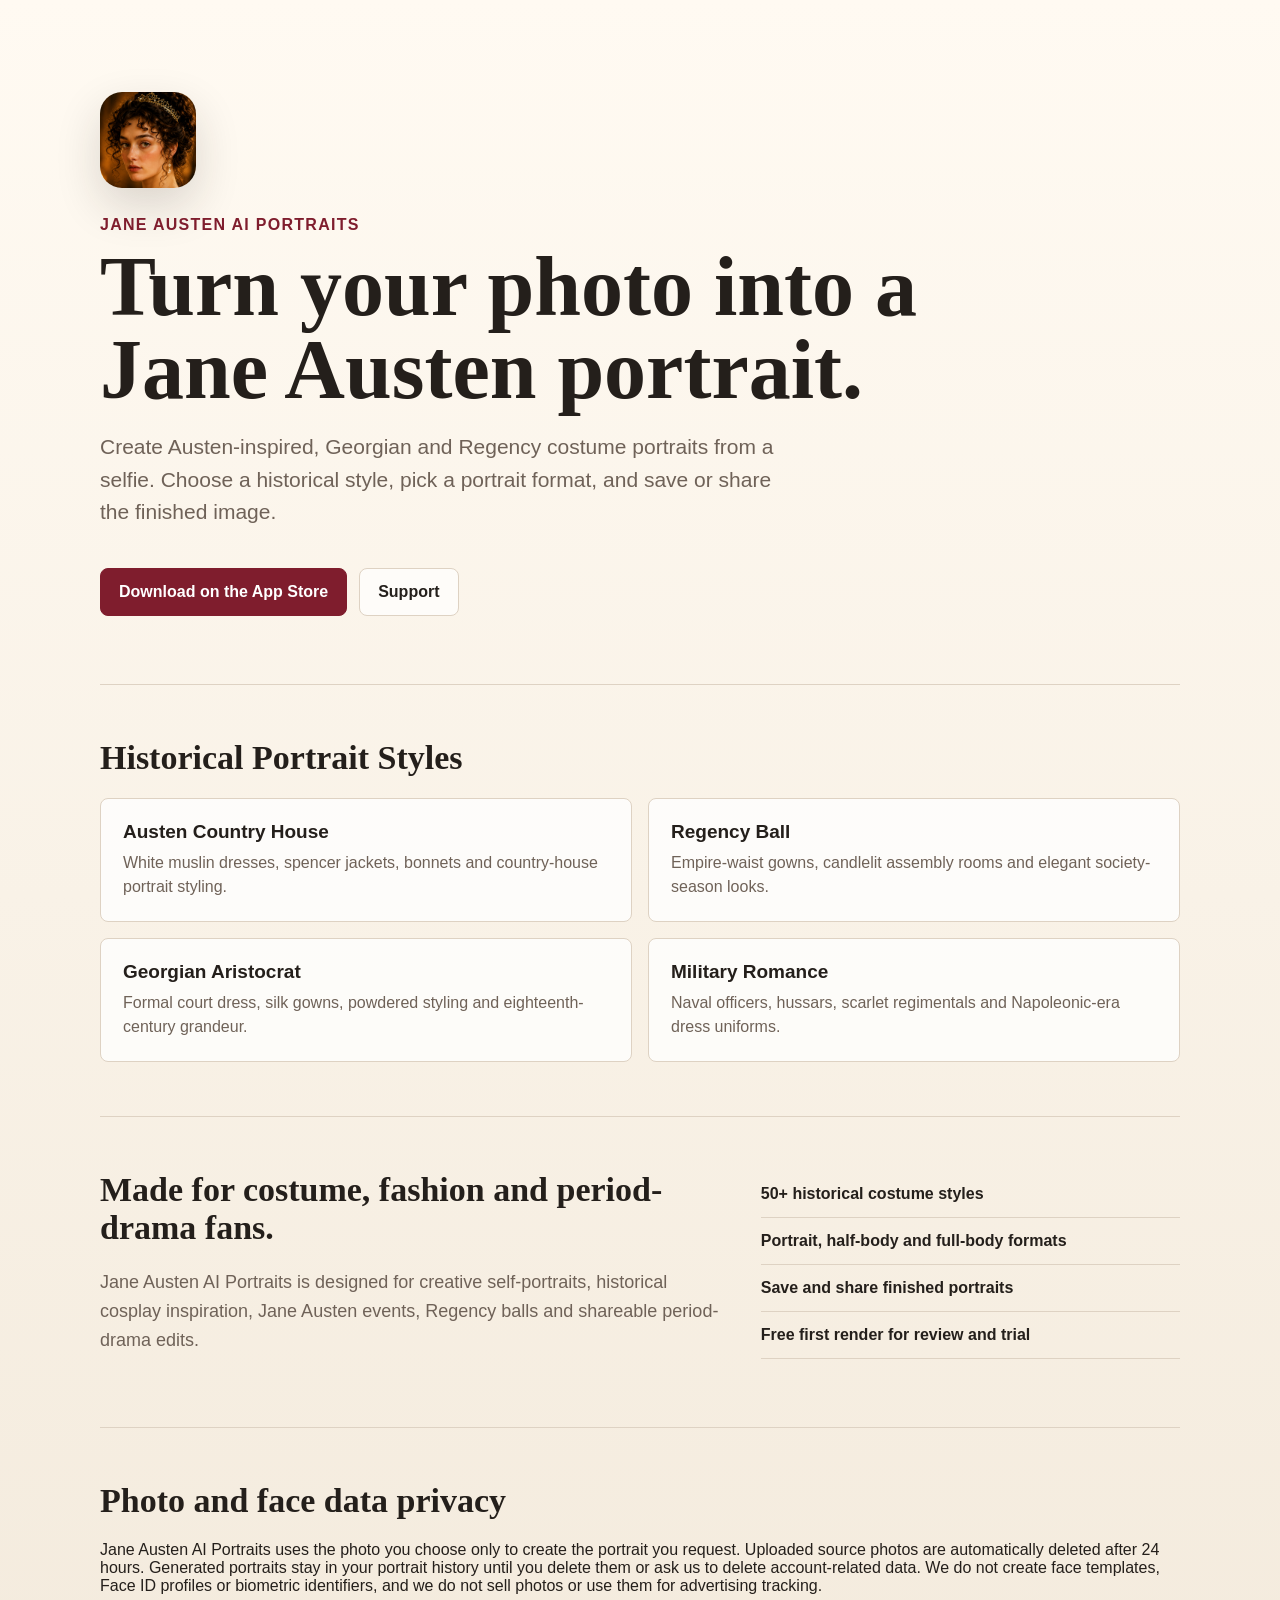
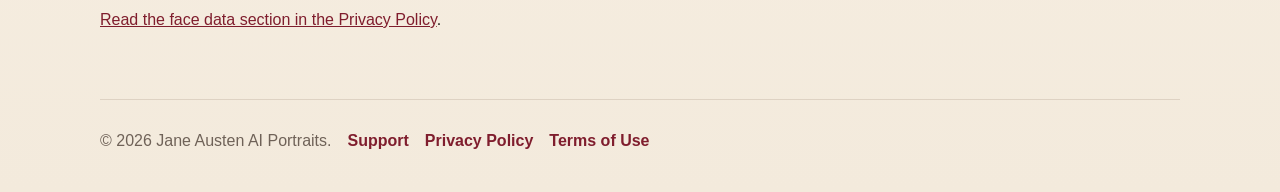
<file: index.html>
<!doctype html>
<html lang="en">
  <head>
    <meta charset="utf-8">
    <meta name="viewport" content="width=device-width, initial-scale=1">
    <meta name="description" content="Jane Austen AI Portraits turns selfies into Austen-inspired, Georgian, Regency and Napoleonic costume portraits.">
    <title>Jane Austen AI Portraits</title>
    <link rel="stylesheet" href="styles.css">
  </head>
  <body>
    <main class="page">
      <section class="hero">
        <img class="icon" src="assets/app-icon.png" alt="Jane Austen AI Portraits app icon">
        <p class="eyebrow">Jane Austen AI Portraits</p>
        <h1>Turn your photo into a Jane Austen portrait.</h1>
        <p class="lede">Create Austen-inspired, Georgian and Regency costume portraits from a selfie. Choose a historical style, pick a portrait format, and save or share the finished image.</p>
        <div class="actions">
          <a class="button primary" href="https://apps.apple.com/app/id6780893701">Download on the App Store</a>
          <a class="button" href="support.html">Support</a>
        </div>
      </section>

      <section class="section">
        <h2>Historical Portrait Styles</h2>
        <div class="grid">
          <article>
            <h3>Austen Country House</h3>
            <p>White muslin dresses, spencer jackets, bonnets and country-house portrait styling.</p>
          </article>
          <article>
            <h3>Regency Ball</h3>
            <p>Empire-waist gowns, candlelit assembly rooms and elegant society-season looks.</p>
          </article>
          <article>
            <h3>Georgian Aristocrat</h3>
            <p>Formal court dress, silk gowns, powdered styling and eighteenth-century grandeur.</p>
          </article>
          <article>
            <h3>Military Romance</h3>
            <p>Naval officers, hussars, scarlet regimentals and Napoleonic-era dress uniforms.</p>
          </article>
        </div>
      </section>

      <section class="section split">
        <div>
          <h2>Made for costume, fashion and period-drama fans.</h2>
          <p>Jane Austen AI Portraits is designed for creative self-portraits, historical cosplay inspiration, Jane Austen events, Regency balls and shareable period-drama edits.</p>
        </div>
        <ul class="checklist">
          <li>50+ historical costume styles</li>
          <li>Portrait, half-body and full-body formats</li>
          <li>Save and share finished portraits</li>
          <li>Free first render for review and trial</li>
        </ul>
      </section>

      <section class="section">
        <h2>Photo and face data privacy</h2>
        <p>Jane Austen AI Portraits uses the photo you choose only to create the portrait you request. Uploaded source photos are automatically deleted after 24 hours. Generated portraits stay in your portrait history until you delete them or ask us to delete account-related data. We do not create face templates, Face ID profiles or biometric identifiers, and we do not sell photos or use them for advertising tracking.</p>
        <p><a href="privacy.html#face-data">Read the face data section in the Privacy Policy</a>.</p>
      </section>
    </main>
    <footer>
      <span>&copy; 2026 Jane Austen AI Portraits.</span>
      <a href="support.html">Support</a>
      <a href="privacy.html">Privacy Policy</a>
      <a href="https://customsantavideo.com/terms">Terms of Use</a>
    </footer>
  </body>
</html>
</file>
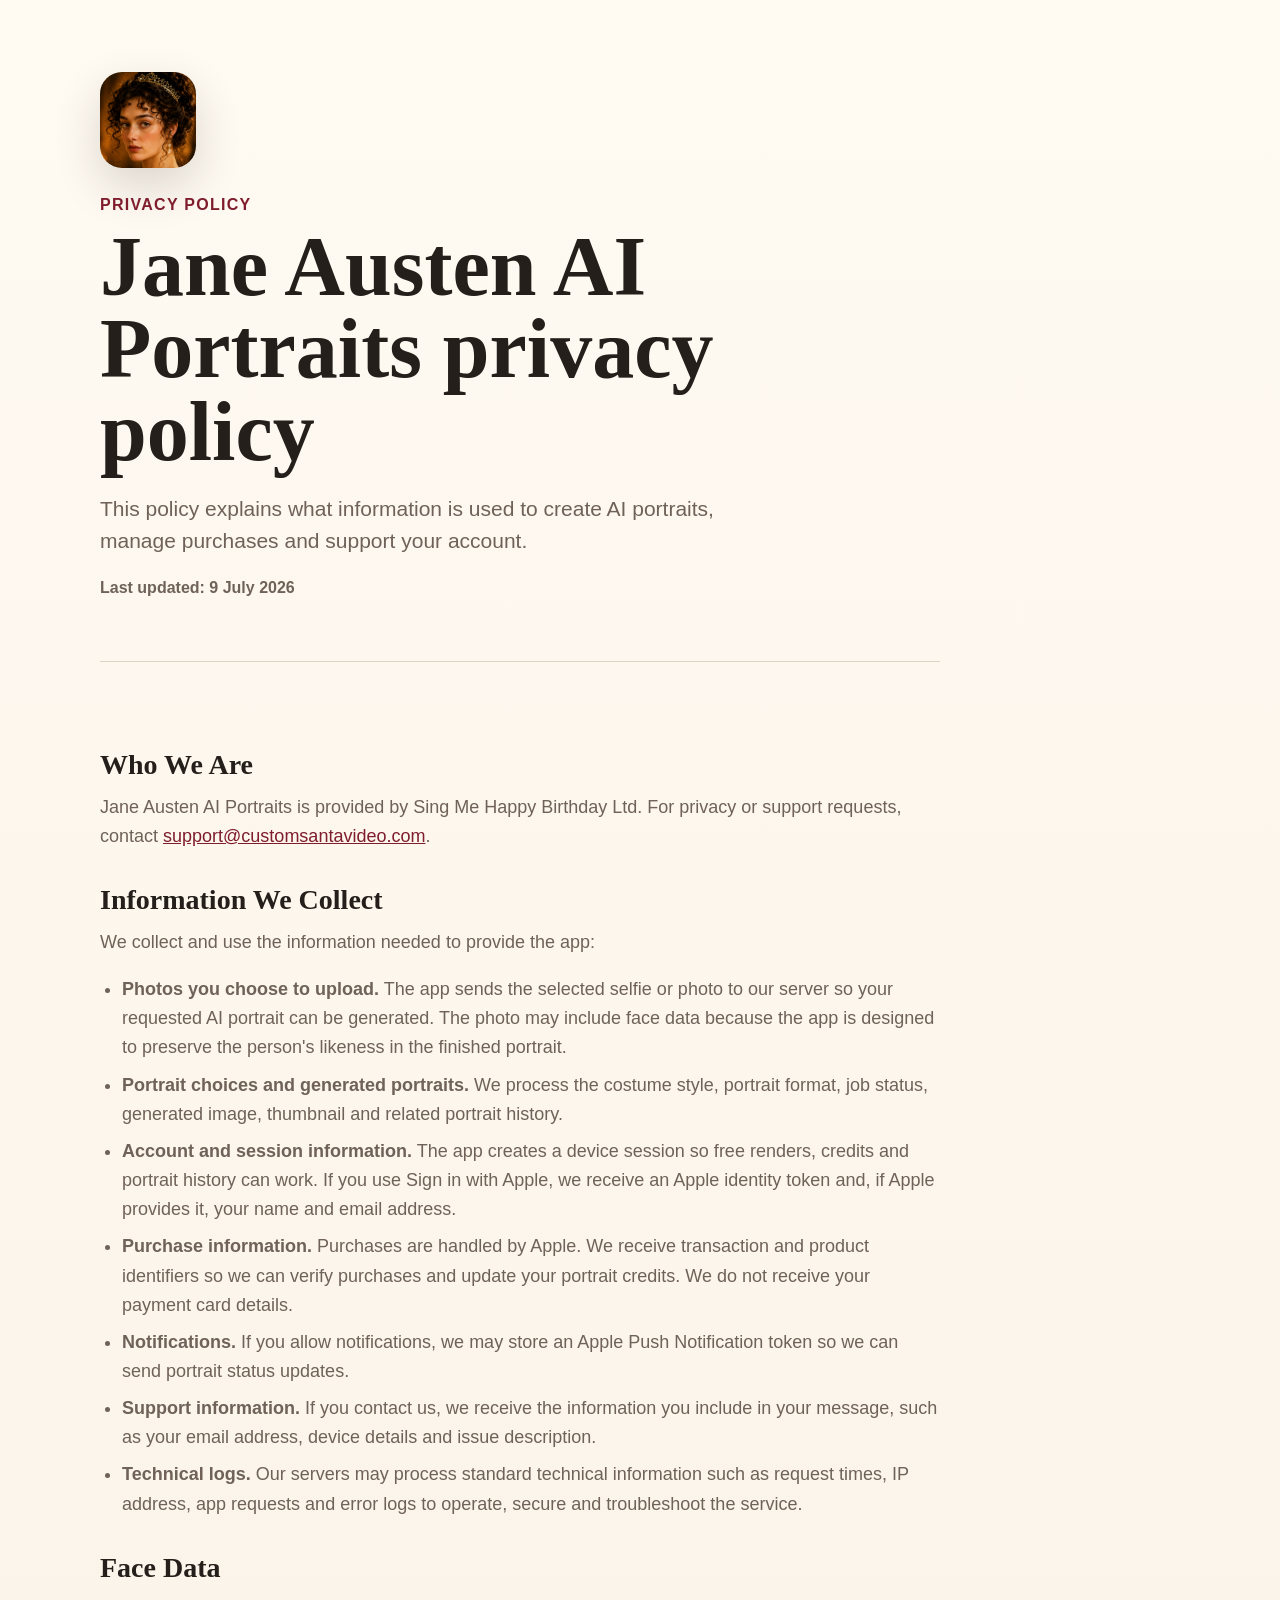
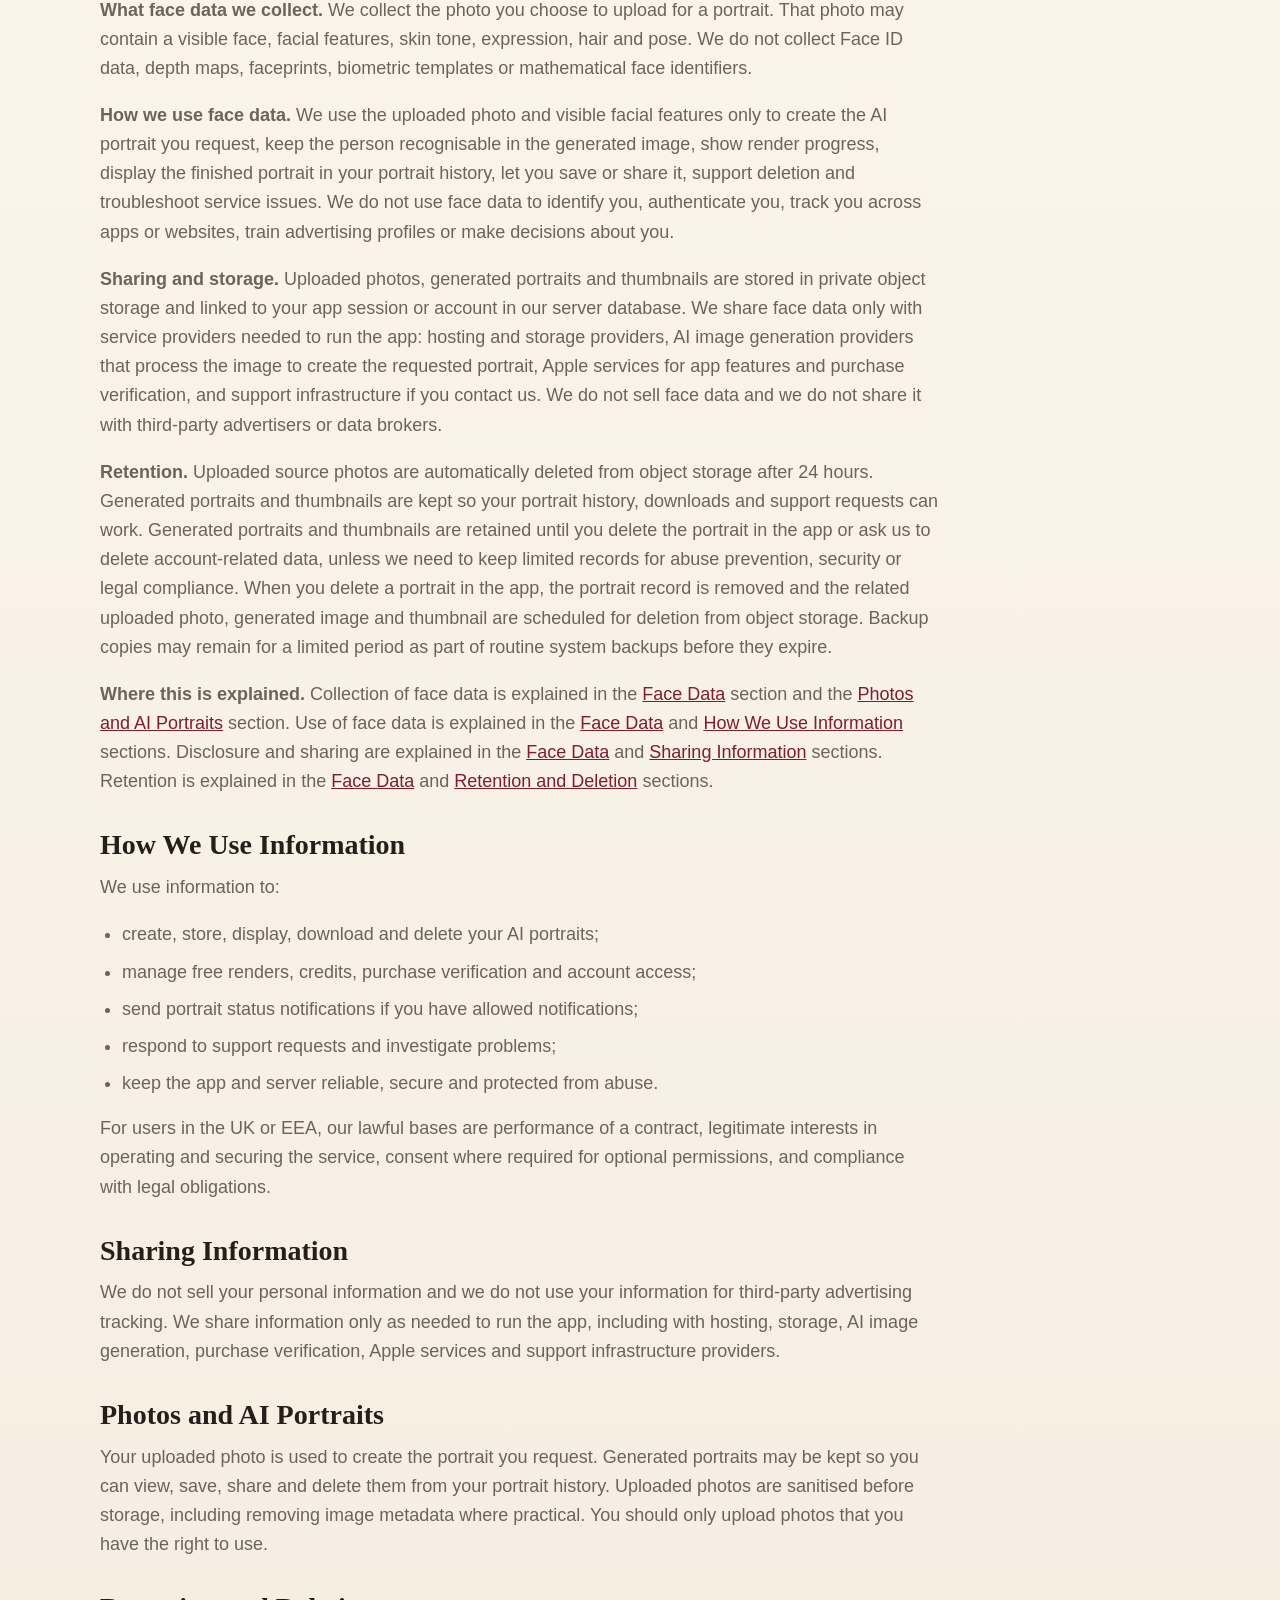
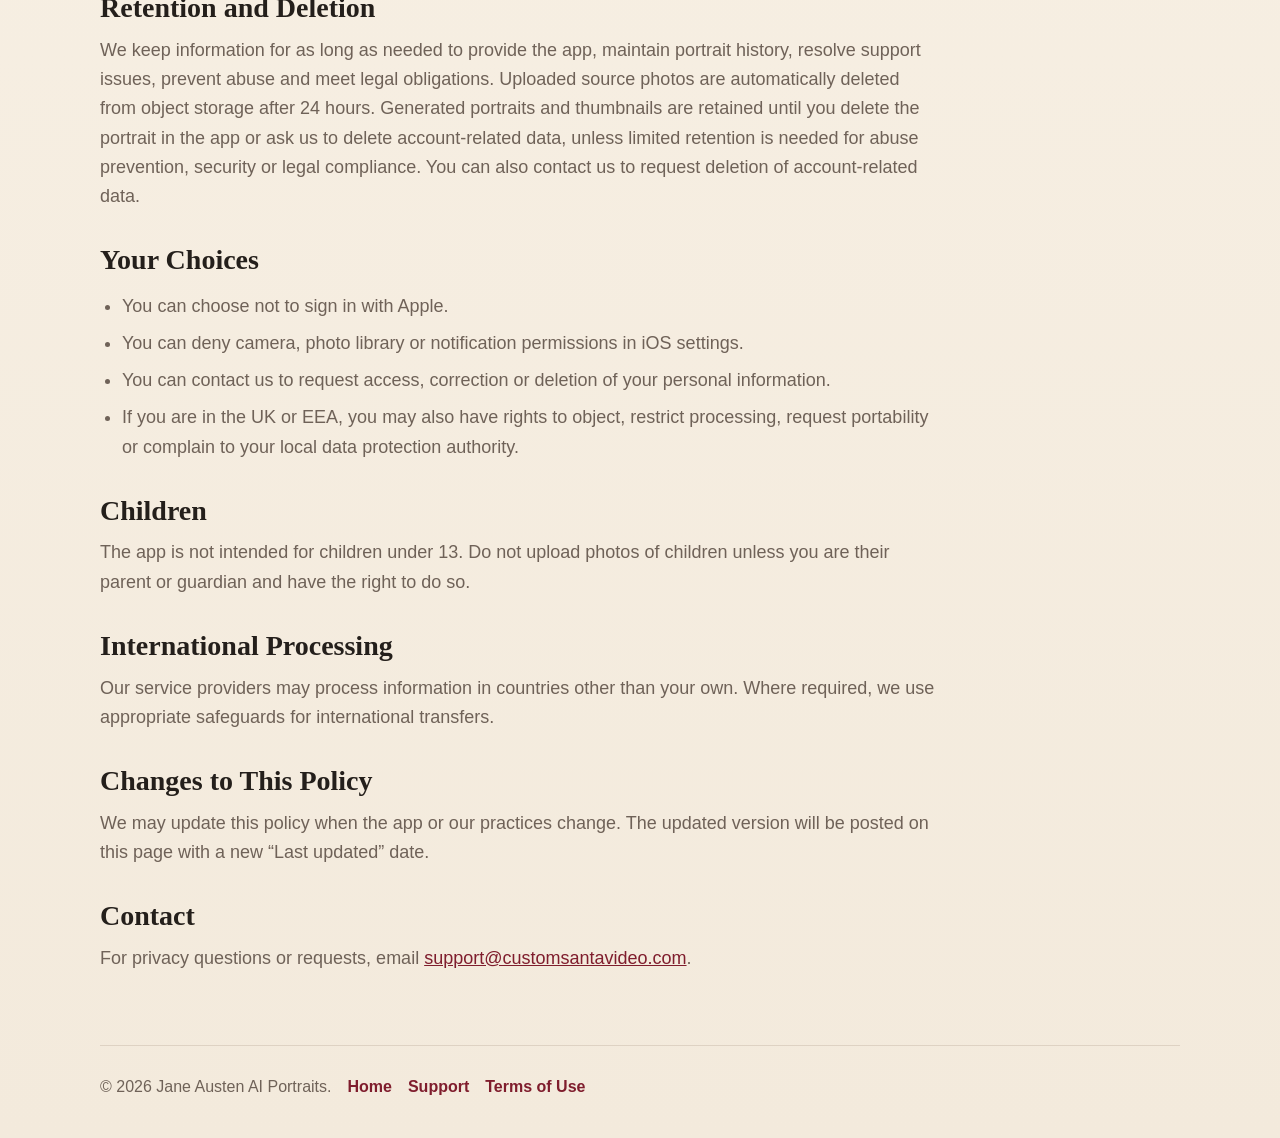
<file: privacy.html>
<!doctype html>
<html lang="en">
  <head>
    <meta charset="utf-8">
    <meta name="viewport" content="width=device-width, initial-scale=1">
    <meta name="description" content="Privacy Policy for Jane Austen AI Portraits, including photo and face data handling.">
    <title>Privacy Policy | Jane Austen AI Portraits</title>
    <link rel="stylesheet" href="styles.css">
  </head>
  <body>
    <main class="page">
      <section class="hero compact">
        <img class="icon" src="assets/app-icon.png" alt="Jane Austen AI Portraits app icon">
        <p class="eyebrow">Privacy Policy</p>
        <h1>Jane Austen AI Portraits privacy policy</h1>
        <p class="lede">This policy explains what information is used to create AI portraits, manage purchases and support your account.</p>
        <p class="updated">Last updated: 9 July 2026</p>
      </section>

      <section class="section policy">
        <h2>Who We Are</h2>
        <p>Jane Austen AI Portraits is provided by Sing Me Happy Birthday Ltd. For privacy or support requests, contact <a href="mailto:support@customsantavideo.com">support@customsantavideo.com</a>.</p>

        <h2>Information We Collect</h2>
        <p>We collect and use the information needed to provide the app:</p>
        <ul>
          <li><strong>Photos you choose to upload.</strong> The app sends the selected selfie or photo to our server so your requested AI portrait can be generated. The photo may include face data because the app is designed to preserve the person's likeness in the finished portrait.</li>
          <li><strong>Portrait choices and generated portraits.</strong> We process the costume style, portrait format, job status, generated image, thumbnail and related portrait history.</li>
          <li><strong>Account and session information.</strong> The app creates a device session so free renders, credits and portrait history can work. If you use Sign in with Apple, we receive an Apple identity token and, if Apple provides it, your name and email address.</li>
          <li><strong>Purchase information.</strong> Purchases are handled by Apple. We receive transaction and product identifiers so we can verify purchases and update your portrait credits. We do not receive your payment card details.</li>
          <li><strong>Notifications.</strong> If you allow notifications, we may store an Apple Push Notification token so we can send portrait status updates.</li>
          <li><strong>Support information.</strong> If you contact us, we receive the information you include in your message, such as your email address, device details and issue description.</li>
          <li><strong>Technical logs.</strong> Our servers may process standard technical information such as request times, IP address, app requests and error logs to operate, secure and troubleshoot the service.</li>
        </ul>

        <h2 id="face-data">Face Data</h2>
        <p><strong>What face data we collect.</strong> We collect the photo you choose to upload for a portrait. That photo may contain a visible face, facial features, skin tone, expression, hair and pose. We do not collect Face ID data, depth maps, faceprints, biometric templates or mathematical face identifiers.</p>
        <p><strong>How we use face data.</strong> We use the uploaded photo and visible facial features only to create the AI portrait you request, keep the person recognisable in the generated image, show render progress, display the finished portrait in your portrait history, let you save or share it, support deletion and troubleshoot service issues. We do not use face data to identify you, authenticate you, track you across apps or websites, train advertising profiles or make decisions about you.</p>
        <p><strong>Sharing and storage.</strong> Uploaded photos, generated portraits and thumbnails are stored in private object storage and linked to your app session or account in our server database. We share face data only with service providers needed to run the app: hosting and storage providers, AI image generation providers that process the image to create the requested portrait, Apple services for app features and purchase verification, and support infrastructure if you contact us. We do not sell face data and we do not share it with third-party advertisers or data brokers.</p>
        <p><strong>Retention.</strong> Uploaded source photos are automatically deleted from object storage after 24 hours. Generated portraits and thumbnails are kept so your portrait history, downloads and support requests can work. Generated portraits and thumbnails are retained until you delete the portrait in the app or ask us to delete account-related data, unless we need to keep limited records for abuse prevention, security or legal compliance. When you delete a portrait in the app, the portrait record is removed and the related uploaded photo, generated image and thumbnail are scheduled for deletion from object storage. Backup copies may remain for a limited period as part of routine system backups before they expire.</p>
        <p><strong>Where this is explained.</strong> Collection of face data is explained in the <a href="#face-data">Face Data</a> section and the <a href="#photos-ai-portraits">Photos and AI Portraits</a> section. Use of face data is explained in the <a href="#face-data">Face Data</a> and <a href="#how-we-use-information">How We Use Information</a> sections. Disclosure and sharing are explained in the <a href="#face-data">Face Data</a> and <a href="#sharing-information">Sharing Information</a> sections. Retention is explained in the <a href="#face-data">Face Data</a> and <a href="#retention-and-deletion">Retention and Deletion</a> sections.</p>

        <h2 id="how-we-use-information">How We Use Information</h2>
        <p>We use information to:</p>
        <ul>
          <li>create, store, display, download and delete your AI portraits;</li>
          <li>manage free renders, credits, purchase verification and account access;</li>
          <li>send portrait status notifications if you have allowed notifications;</li>
          <li>respond to support requests and investigate problems;</li>
          <li>keep the app and server reliable, secure and protected from abuse.</li>
        </ul>
        <p>For users in the UK or EEA, our lawful bases are performance of a contract, legitimate interests in operating and securing the service, consent where required for optional permissions, and compliance with legal obligations.</p>

        <h2 id="sharing-information">Sharing Information</h2>
        <p>We do not sell your personal information and we do not use your information for third-party advertising tracking. We share information only as needed to run the app, including with hosting, storage, AI image generation, purchase verification, Apple services and support infrastructure providers.</p>

        <h2 id="photos-ai-portraits">Photos and AI Portraits</h2>
        <p>Your uploaded photo is used to create the portrait you request. Generated portraits may be kept so you can view, save, share and delete them from your portrait history. Uploaded photos are sanitised before storage, including removing image metadata where practical. You should only upload photos that you have the right to use.</p>

        <h2 id="retention-and-deletion">Retention and Deletion</h2>
        <p>We keep information for as long as needed to provide the app, maintain portrait history, resolve support issues, prevent abuse and meet legal obligations. Uploaded source photos are automatically deleted from object storage after 24 hours. Generated portraits and thumbnails are retained until you delete the portrait in the app or ask us to delete account-related data, unless limited retention is needed for abuse prevention, security or legal compliance. You can also contact us to request deletion of account-related data.</p>

        <h2>Your Choices</h2>
        <ul>
          <li>You can choose not to sign in with Apple.</li>
          <li>You can deny camera, photo library or notification permissions in iOS settings.</li>
          <li>You can contact us to request access, correction or deletion of your personal information.</li>
          <li>If you are in the UK or EEA, you may also have rights to object, restrict processing, request portability or complain to your local data protection authority.</li>
        </ul>

        <h2>Children</h2>
        <p>The app is not intended for children under 13. Do not upload photos of children unless you are their parent or guardian and have the right to do so.</p>

        <h2>International Processing</h2>
        <p>Our service providers may process information in countries other than your own. Where required, we use appropriate safeguards for international transfers.</p>

        <h2>Changes to This Policy</h2>
        <p>We may update this policy when the app or our practices change. The updated version will be posted on this page with a new “Last updated” date.</p>

        <h2>Contact</h2>
        <p>For privacy questions or requests, email <a href="mailto:support@customsantavideo.com">support@customsantavideo.com</a>.</p>
      </section>
    </main>
    <footer>
      <span>&copy; 2026 Jane Austen AI Portraits.</span>
      <a href="index.html">Home</a>
      <a href="support.html">Support</a>
      <a href="https://customsantavideo.com/terms">Terms of Use</a>
    </footer>
  </body>
</html>
</file>
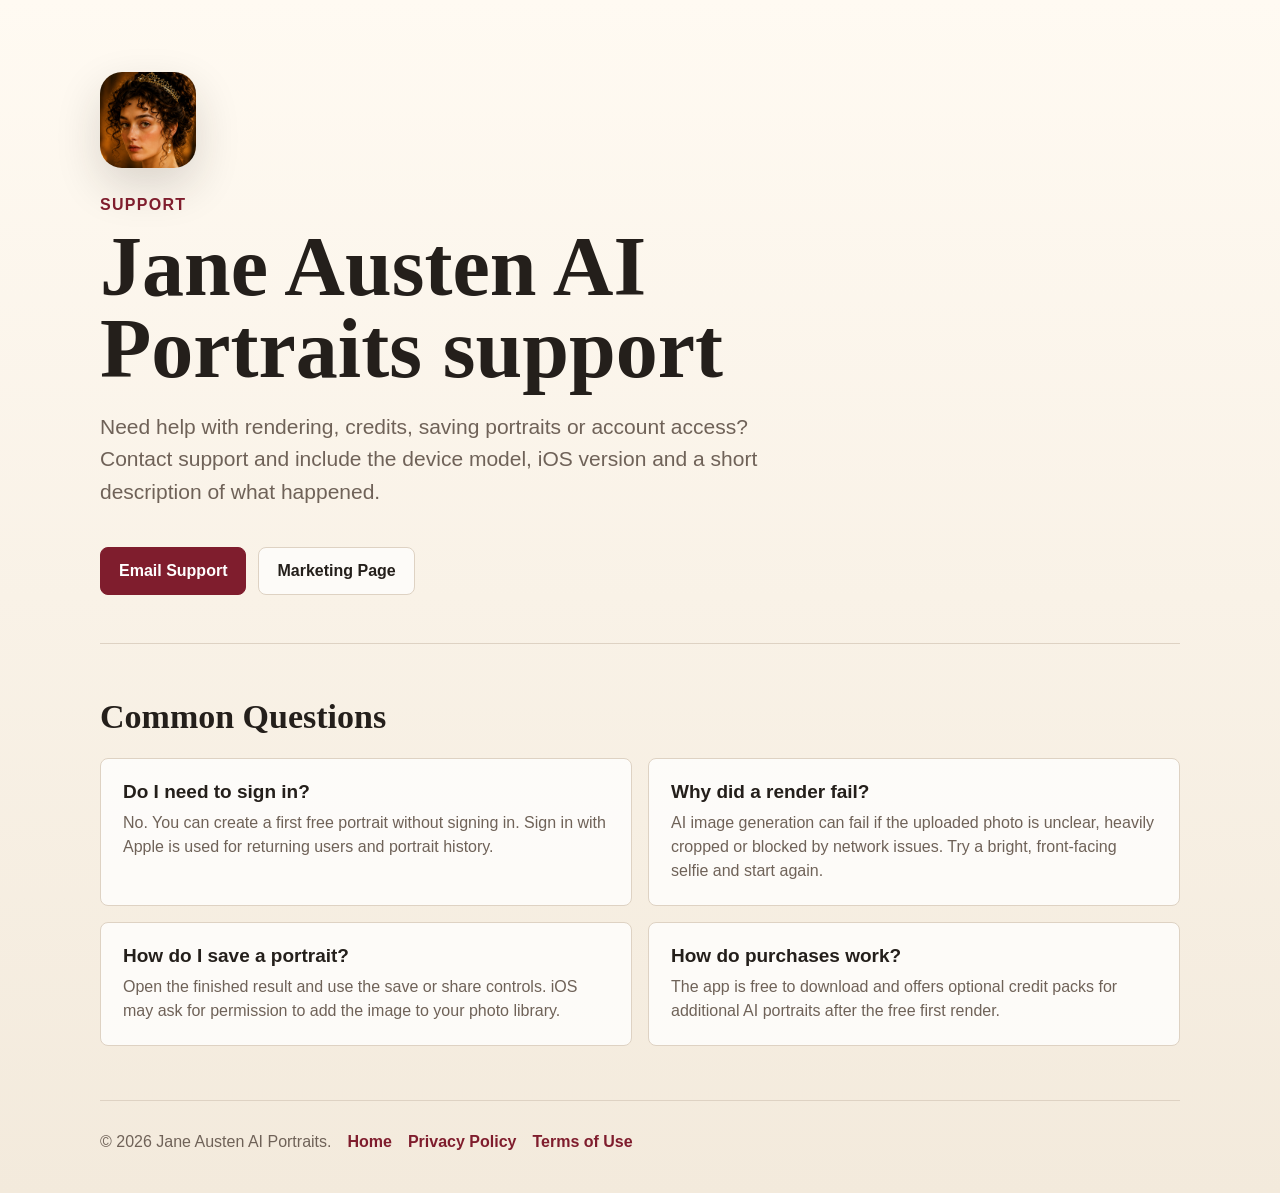
<file: support.html>
<!doctype html>
<html lang="en">
  <head>
    <meta charset="utf-8">
    <meta name="viewport" content="width=device-width, initial-scale=1">
    <meta name="description" content="Support for Jane Austen AI Portraits.">
    <title>Support | Jane Austen AI Portraits</title>
    <link rel="stylesheet" href="styles.css">
  </head>
  <body>
    <main class="page">
      <section class="hero compact">
        <img class="icon" src="assets/app-icon.png" alt="Jane Austen AI Portraits app icon">
        <p class="eyebrow">Support</p>
        <h1>Jane Austen AI Portraits support</h1>
        <p class="lede">Need help with rendering, credits, saving portraits or account access? Contact support and include the device model, iOS version and a short description of what happened.</p>
        <div class="actions">
          <a class="button primary" href="mailto:support@customsantavideo.com?subject=Jane%20Austen%20AI%20Portraits%20Support">Email Support</a>
          <a class="button" href="index.html">Marketing Page</a>
        </div>
      </section>

      <section class="section">
        <h2>Common Questions</h2>
        <div class="faq">
          <article>
            <h3>Do I need to sign in?</h3>
            <p>No. You can create a first free portrait without signing in. Sign in with Apple is used for returning users and portrait history.</p>
          </article>
          <article>
            <h3>Why did a render fail?</h3>
            <p>AI image generation can fail if the uploaded photo is unclear, heavily cropped or blocked by network issues. Try a bright, front-facing selfie and start again.</p>
          </article>
          <article>
            <h3>How do I save a portrait?</h3>
            <p>Open the finished result and use the save or share controls. iOS may ask for permission to add the image to your photo library.</p>
          </article>
          <article>
            <h3>How do purchases work?</h3>
            <p>The app is free to download and offers optional credit packs for additional AI portraits after the free first render.</p>
          </article>
        </div>
      </section>
    </main>
    <footer>
      <span>&copy; 2026 Jane Austen AI Portraits.</span>
      <a href="index.html">Home</a>
      <a href="privacy.html">Privacy Policy</a>
      <a href="https://customsantavideo.com/terms">Terms of Use</a>
    </footer>
  </body>
</html>
</file>
<file: styles.css>
:root {
  color-scheme: light;
  --ink: #241f1b;
  --muted: #6f6258;
  --paper: #fffaf2;
  --panel: #ffffff;
  --line: #ded2c3;
  --accent: #7f1d2d;
  --accent-dark: #57131f;
  --gold: #b88942;
}

* {
  box-sizing: border-box;
}

body {
  margin: 0;
  font-family: -apple-system, BlinkMacSystemFont, "Segoe UI", sans-serif;
  color: var(--ink);
  background: linear-gradient(180deg, #fffaf2 0%, #f3eadc 100%);
}

a {
  color: var(--accent);
}

.page {
  width: min(1080px, calc(100% - 32px));
  margin: 0 auto;
}

.hero {
  min-height: 76vh;
  display: flex;
  flex-direction: column;
  justify-content: center;
  padding: 72px 0 48px;
}

.hero.compact {
  min-height: 56vh;
}

.icon {
  width: 96px;
  height: 96px;
  border-radius: 22px;
  box-shadow: 0 18px 45px rgba(36, 31, 27, 0.16);
}

.eyebrow {
  margin: 28px 0 12px;
  color: var(--accent);
  font-weight: 700;
  text-transform: uppercase;
  letter-spacing: 0.08em;
}

h1,
h2,
h3,
p {
  margin-top: 0;
}

h1 {
  max-width: 820px;
  margin-bottom: 20px;
  font-family: Georgia, "Times New Roman", serif;
  font-size: clamp(44px, 8vw, 84px);
  line-height: 0.98;
  letter-spacing: 0;
}

h2 {
  margin-bottom: 22px;
  font-family: Georgia, "Times New Roman", serif;
  font-size: 34px;
  line-height: 1.1;
}

h3 {
  margin-bottom: 8px;
  font-size: 19px;
}

.lede {
  max-width: 680px;
  color: var(--muted);
  font-size: 21px;
  line-height: 1.55;
}

.actions {
  display: flex;
  flex-wrap: wrap;
  gap: 12px;
  margin-top: 18px;
}

.button {
  min-height: 48px;
  display: inline-flex;
  align-items: center;
  justify-content: center;
  padding: 12px 18px;
  border: 1px solid var(--line);
  border-radius: 8px;
  color: var(--ink);
  background: rgba(255, 255, 255, 0.72);
  font-weight: 700;
  text-decoration: none;
}

.button.primary {
  border-color: var(--accent);
  color: #fff;
  background: var(--accent);
}

.button.primary:hover {
  background: var(--accent-dark);
}

.section {
  padding: 54px 0;
  border-top: 1px solid var(--line);
}

.grid,
.faq {
  display: grid;
  grid-template-columns: repeat(2, minmax(0, 1fr));
  gap: 16px;
}

article {
  padding: 22px;
  border: 1px solid var(--line);
  border-radius: 8px;
  background: rgba(255, 255, 255, 0.78);
}

article p {
  margin-bottom: 0;
  color: var(--muted);
  line-height: 1.5;
}

.split {
  display: grid;
  grid-template-columns: minmax(0, 1.2fr) minmax(280px, 0.8fr);
  gap: 32px;
  align-items: start;
}

.split p {
  color: var(--muted);
  font-size: 18px;
  line-height: 1.6;
}

.updated {
  color: var(--muted);
  font-weight: 700;
}

.policy {
  max-width: 840px;
}

.policy h2 {
  margin-top: 34px;
  margin-bottom: 12px;
  font-size: 28px;
}

.policy p,
.policy li {
  color: var(--muted);
  font-size: 18px;
  line-height: 1.62;
}

.policy ul {
  padding-left: 22px;
}

.policy li + li {
  margin-top: 8px;
}

.checklist {
  margin: 0;
  padding: 0;
  list-style: none;
}

.checklist li {
  padding: 14px 0;
  border-bottom: 1px solid var(--line);
  font-weight: 700;
}

footer {
  width: min(1080px, calc(100% - 32px));
  display: flex;
  flex-wrap: wrap;
  gap: 16px;
  margin: 0 auto;
  padding: 32px 0 42px;
  border-top: 1px solid var(--line);
  color: var(--muted);
}

footer a {
  font-weight: 700;
  text-decoration: none;
}

@media (max-width: 720px) {
  .hero {
    min-height: auto;
    padding-top: 48px;
  }

  h1 {
    font-size: 48px;
  }

  .grid,
  .faq,
  .split {
    grid-template-columns: 1fr;
  }

  .button {
    width: 100%;
  }
}
</file>
